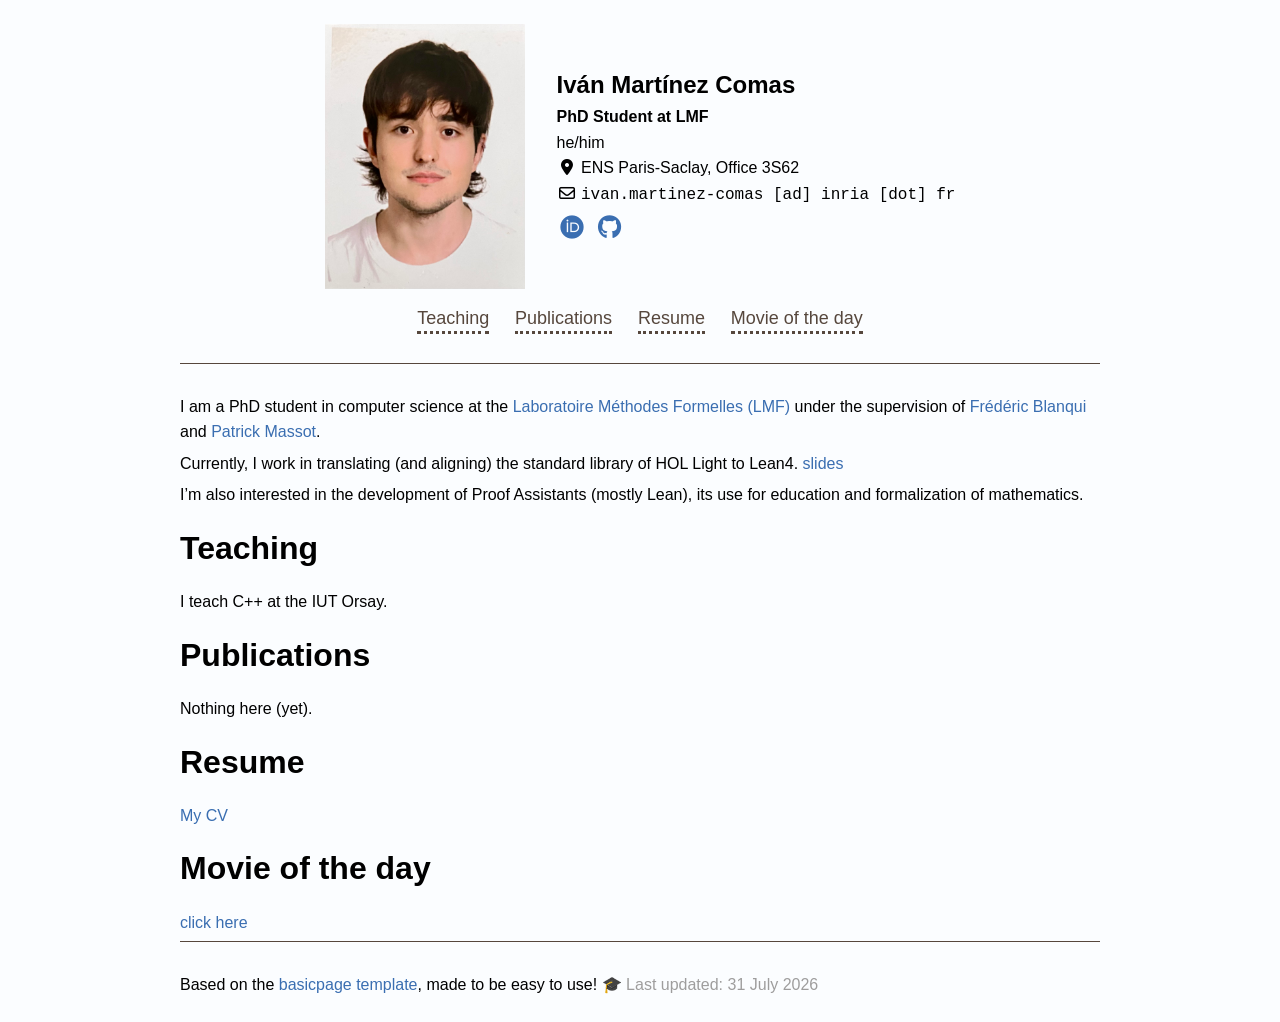
<file: website/index.html>
<!--
  This webpage is based on the template provided by https://basicpage.github.io/
  under MIT license:
  https://github.com/basicpage/basicpage.github.io?tab=MIT-1-ov-file

  Authors:
  - Yannick Forster
  - Théo Winterhalter
-->
<!DOCTYPE html>
<html prefix="og: https://ogp.me/ns#" lang="en">
<head>
  <meta name="viewport" content="width=device-width">
  <meta name="generator" content="pandoc">
  <meta property="og:type" content="website">
    <meta name="author" content="Iván Martínez Comas">
      <meta name="date" content="2026-07-31">
        <meta name="description" content="Iván Martínez Comas, PhD
Student at LMF">
  <meta property="og:description" content="Iván Martínez Comas, PhD
Student at LMF">
    <title>Iván Martínez Homepage</title>
  
  <meta property="og:title" content="Iván Martínez Homepage">

  <link rel="stylesheet" href="https://cdnjs.cloudflare.com/ajax/libs/font-awesome/6.6.0/css/all.min.css">
  <link rel="stylesheet" href="academicons/css/academicons.min.css">
    <link rel="stylesheet" href="style.css">
    
  <link rel="stylesheet" href="dark.css">
  
    <meta property="og:image" content="https://navimath.github.io/img/profile.png">
      <meta property="og:url" content="https://navimath.github.io">
        <!-- Favicon -->
  <link rel="icon" type="image/png" href="/img/favicon-96x96.png" sizes="96x96" />
  <link rel="icon" type="image/svg+xml" href="/img/favicon.svg" />
  <link rel="shortcut icon" href="/img/favicon.ico" />
  <link rel="apple-touch-icon" sizes="180x180" href="/img/apple-touch-icon.png" />
  <link rel="manifest" href="/img/site.webmanifest" />
</head>
<body>
    <header class="split">
                  <img src="img/profile.png" alt="My picture">
              <aside>
            <h1>Iván Martínez Comas</h1>
                  <h2>PhD Student at LMF</h2>
                  <p>he/him</p>
                  <p><i class="fa-solid fa-location-dot fa-fw"></i> ENS
Paris-Saclay, Office 3S62</p>
                        <p>
        
          <i class="fa-regular fa-envelope fa-fw"></i> <code>ivan.martinez-comas
[ad] inria [dot] fr</code>
        
      </p>
                  <div class="icons">
                <a href="https://orcid.org/0009-0006-3153-2888" title="ORCID">
          <i class="ai ai-orcid ai-fw icon-pad-right"></i>
        </a>
                                                <a href="https://github.com/navimath" title="Github: navimath">
          <i class="fa-brands fa-github fa-fw"></i>
        </a>
                                                      </div>
    </aside>
  </header>
    <nav>
    <ul>
    <li><a href="#teaching" id="toc-teaching">Teaching</a></li>
    <li><a href="#publications"
    id="toc-publications">Publications</a></li>
    <li><a href="#resume" id="toc-resume">Resume</a></li>
    <li><a href="#movie-of-the-day" id="toc-movie-of-the-day">Movie of
    the day</a></li>
    </ul>
  </nav>
    <main>
    
    <p>I am a PhD student in computer science at the <a
    href="https://lmf.cnrs.fr/">Laboratoire Méthodes Formelles (LMF)</a>
    under the supervision of <a
    href="https://blanqui.gitlabpages.inria.fr/">Frédéric Blanqui</a>
    and <a
    href="https://www.imo.universite-paris-saclay.fr/~patrick.massot/">Patrick
    Massot</a>.</p>
    <p>Currently, I work in translating (and aligning) the standard
    library of HOL Light to Lean4. <a
    href="files/slides.pdf">slides</a></p>
    <p>I’m also interested in the development of Proof Assistants
    (mostly Lean), its use for education and formalization of
    mathematics.</p>
    <h1 id="teaching">Teaching</h1>
    <p>I teach C++ at the IUT Orsay.</p>
    <h1 id="publications">Publications</h1>
    <p>Nothing here (yet).</p>
    <h1 id="resume">Resume</h1>
    <p><a href="files/cv.pdf">My CV</a></p>
    <h1 id="movie-of-the-day">Movie of the day</h1>
    <p><a href="movies.html">click here</a></p>

      </main>
    <footer>
    Based on the <a
    href="https://github.com/basicpage/basicpage.github.io">basicpage
    template</a>, made to be easy to use! 🎓

    <span class="lastupdate">Last updated: 31 July 2026</span>
  </footer>
  </body>
</html>
</file>
<file: website/style.css>
:root {
  --bg: #fbfdff;
  --headerbg: transparent;
  --navbg: transparent;
  --mainbg: transparent;
  --footerbg: transparent;
  --navlink: #56473d;
  --navborder: #56473d;
}

/*** GENERAL ***/

* {
  box-sizing: border-box;
}

body, div, header, footer, main, h1, h2, h3, h4, h5, h6, img, p {
  margin: 0;
  padding: 0;
}

html {
  min-height: 100%;
}

body {
  background: var(--bg);
  min-height: 100%;
  font-family: -apple-system, BlinkMacSystemFont, "Segoe UI", Roboto, "Helvetica Neue", Helvetica, Arial, sans-serif, "Apple Color Emoji", "Segoe UI Emoji", "Segoe UI Symbol";
  font-size: 12pt;
  line-height: 1.6;
  padding: 1.5rem;
  word-wrap: break-word;
}

a {
  color: #3a6eb1;
  text-decoration: none;
}

a:active, a:hover {
  color: #71acf8;
  outline: 0;
}

ul {
  padding-left: 20px;
}

/*** HEADER ***/

header {
  max-width: 920px;
  width: auto;
  margin: auto;
  display: flex;
  flex-direction: column;
  flex-wrap: wrap;
  justify-content: center;
  align-items: center;
  /* padding: 15px; */
  background: var(--headerbg);
  gap: 5px;
}

header img {
  /* flex: 1; */
  max-width: 200px;
}

header h1 {
  text-align: center;
}

header h2 {
  font-size: medium;
  text-align: center;
}

header p {
  margin: 0;
  text-align: center;
}

header div.icons {
  display: flex;
  flex-direction: row;
  flex-wrap: wrap;
  justify-content: center;
  gap: 8px;
}

header div.icons a {
  font-size: x-large;
}

header div.icons a[title] {
  position: relative;
}

header div.icons a:hover[title]::after {
  content: attr(title);
  display: inline-block;
  padding: 0.2em 0.6em;
  white-space: nowrap;
  background-color: #555;
  color: #fff;
  font-style: normal;
  font-family: sans-serif;
  font-size: 0.8em;
  position: absolute;
  top: 170%;
  left: 50%;
  transform: translate(-50%, -1em);
  z-index: 1;
}

/*** NAV ***/

nav {
  max-width: 920px;
  width: auto;
  margin: auto;
  padding: 15px;
  background: var(--navbg);
  border-bottom: 1px solid var(--navborder);
  padding-bottom: 30px;
}

nav ul {
  display: flex;
  flex-direction: row;
  flex-wrap: wrap;
  justify-content: center;
  align-items: center;
  margin: 0;
  padding: 0;
  gap: 15px;
}

nav ul li {
  list-style-type: none;
}

nav ul li a {
  font-size: large;
  color: var(--navlink);
  border-bottom: 3px dotted var(--navlink);
  padding-bottom: 0.2em;
  margin: 0.3em;
}

nav ul li a:hover {
  color: var(--navlink);
  border-bottom: 3px solid var(--navlink);
}

/*** MAIN ***/

main {
  width: auto;
  margin: auto;
  max-width: 920px;
  background: var(--mainbg);
  /* padding: 15px; */
  padding-top: 30px;
}

main p {
  margin-bottom: 6px;
}

main h1, main h2 {
  margin: 15px 0;
}

main h3, main h4, main h5, main h6 {
  margin-bottom: 6px;
}

/*** FOOTER ***/

footer {
  width: auto;
  margin: auto;
  max-width: 920px;
  background: var(--footerbg);
  /* padding: 15px; */
  padding-top: 30px;
  border-top: 1px solid var(--navborder);
}

/* KBD (keyboard) */

kbd {
  background-color: #eee;
  border-radius: 3px;
  border: 1px solid #b4b4b4;
  box-shadow:
    0 1px 1px rgba(0, 0, 0, 0.2),
    0 2px 0 0 rgba(255, 255, 255, 0.7) inset;
  color: #333;
  display: inline-block;
  font-size: 0.85em;
  font-weight: 700;
  line-height: 1;
  padding: 2px 4px;
  white-space: nowrap;
}

/* ALERTS */

div.tip {
  border-left: 4px solid rgb(48, 148, 48);
  padding-left: 10px;
}

div.tip > div.title p {
  color: rgb(48, 148, 48);
  font-weight: bold;
}

div.tip > div.title p::before {
  font-family: "Font Awesome 6 Free";
  content: '\f0eb';
  margin-right: 4px;
}

div.important {
  border-left: 4px solid rgb(115, 32, 136);
  padding-left: 10px;
}

div.important > div.title p {
  color: rgb(115, 32, 136);
  font-weight: bold;
}

div.important > div.title p::before {
  font-family: "Font Awesome 6 Free";
  content: '\f27a';
  margin-right: 4px;
}

div.warning {
  border-left: 4px solid rgb(233, 170, 46);
  padding-left: 10px;
}

div.warning > div.title p {
  color: rgb(233, 170, 46);
  font-weight: bold;
}

div.warning > div.title p::before {
  font-family: "Font Awesome 6 Free";
  content: '\f071';
  margin-right: 4px;
}

div.caution {
  border-left: 4px solid rgb(233, 46, 83);
  padding-left: 10px;
}

div.caution > div.title p {
  color: rgb(233, 46, 83);
  font-weight: bold;
}

div.caution > div.title p::before {
  font-family: "Font Awesome 6 Free";
  content: '\f06a';
  margin-right: 4px;
}

div.note {
  border-left: 4px solid rgb(46, 93, 233);
  padding-left: 10px;
}

div.note > div.title p {
  color: rgb(46, 93, 233);
  font-weight: bold;
}

div.note > div.title p::before {
  font-family: "Font Awesome 6 Free";
  content: '\f05a';
  margin-right: 4px;
}

/* CLASSES */

.round-image {
    border-radius: 50%;
    object-fit: cover;
}

section.paper {
  border-left: 4px solid rgb(102, 102, 110);
  padding-left: 10px;
  margin-bottom: 10px;
}

section.paper h3 {
  margin: 0;
}

section.paper p {
  color: rgb(136, 136, 136);
  margin: 0;
}

div.files {
  display: flex;
  justify-content: flex-start;
  flex-direction: row;
  flex-wrap: wrap;
  align-items: baseline;
  gap: 5px 0;
}

div.files a {
  border-radius: 5px;
  padding: 4px;
  margin-right: 5px;
  background: #e5e7e8;
  color: #343d44;
  font-size: small;
}

div.files a:hover {
  background: #91c3ea;
  text-decoration: none;
}

div.awards {
  display: flex;
  justify-content: flex-start;
  flex-direction: row;
  flex-wrap: wrap;
  align-items: baseline;
  gap: 5px 0;
}

div.awards span {
  border-radius: 5px;
  padding: 4px;
  margin-right: 5px;
  background: #F6ECD0;
  color: #CF9C11;
}

span.lastupdate {
  color: #9e9d9d;
}

@media screen and (min-width: 1000px) {
  header.split {
    flex-direction: row;
    gap: 2em;
  }

  header.split h1, header.split h2, header.split p {
    text-align: left;
  }

  header div.icons {
    justify-content: left;
  }
}

/* Movie recommendation */

.movie-card {
    margin-top: 3rem;
}


.movie-card table {

    border-collapse: collapse;
    width:100%;

}


.movie-poster {

    width:300px;
    vertical-align:top;

}


.movie-poster img {

    width:280px;
    border-radius:12px;

}


.movie-info {

    vertical-align:top;
    padding-left:40px;

}


.movie-info h1 {

    margin-top:0;

}


.movie-info p {

    line-height:1.6;

}


.movie-info a {

    color:#00b020;

}


@media(max-width:700px){

.movie-card table,
.movie-card tr,
.movie-card td {

    display:block;

}


.movie-info {

    padding-left:0;
    margin-top:20px;

}


.movie-poster img {

    width:100%;

}

}

.movie-rating {

    font-size:1.3rem;

}


.stars {

    color:#00c030;

    letter-spacing:3px;
    font-family: "Apple Color Emoji", "Segoe UI Emoji", "Noto Color Emoji", "EmojiOne Color", sans-serif;

}
</file>
<file: website/dark.css>
@media (prefers-color-scheme: dark) {
  body {
    background-color: #424242;
    color: #f4ebdb;
  }

  a {
    color: #91c1ff;
  }

  div.tip {
    border-left: 4px solid #45df45;
    padding-left: 10px;
  }

  div.tip > div.title p {
    color: #45df45;
  }

  div.important {
    border-left: 4px solid rgb(192, 51, 228);
  }

  div.important > div.title p {
    color: rgb(192, 51, 228);
  }

  div.warning {
    border-left: 4px solid rgb(255, 203, 99);
  }

  div.warning > div.title p {
    color: rgb(255, 203, 99);
  }

  div.caution {
    border-left: 4px solid rgb(255, 104, 134);
  }

  div.caution > div.title p {
    color: rgb(255, 104, 134);
  }

  div.note {
    border-left: 4px solid #7799ff;
  }

  div.note > div.title p {
    color: #7799ff;
  }

  pre {
    background-color: #070707;
  }

  nav ul li a {
    color: #d1beb3;
    border-bottom-color: #d1beb3;
  }

  nav ul li a:hover {
    color: #d1beb3;
    border-bottom-color: #d1beb3;
  }

  table tr {
    background-color: #414141;
  }

  table tr:nth-child(2n) {
    background-color: #4e4e4e;
  }

  section.paper p {
    color: rgb(189, 189, 189);
  }

  div.awards span {
    background: #2e2813;
    color: #cf9c10;
  }
}
</file>
<file: website/academicons/css/academicons.min.css>
@font-face {font-family: 'Academicons';font-style: normal;font-weight: 400;font-display: block;src:url('../fonts/academicons.eot');src:url('../fonts/academicons.eot') format('embedded-opentype'), url('../fonts/academicons.ttf') format('truetype'), url('../fonts/academicons.woff') format('woff'), url('../fonts/academicons.svg') format('svg');}.ai {font-family: 'Academicons';font-weight: 400;-moz-osx-font-smoothing: grayscale;-webkit-font-smoothing: antialiased;display: inline-block;font-style: normal;font-variant: normal;text-rendering: auto;line-height: 1;}.ai-academia:before {content: "\e9af";}.ai-academia-square:before {content: "\e93d";}.ai-acclaim:before {content: "\e92e";}.ai-acclaim-square:before {content: "\e93a";}.ai-acm:before {content: "\e93c";}.ai-acm-square:before {content: "\e95d";}.ai-acmdl:before {content: "\e96a";}.ai-acmdl-square:before {content: "\e9d3";}.ai-ads:before {content: "\e9cb";}.ai-ads-square:before {content: "\e94a";}.ai-africarxiv:before {content: "\e91b";}.ai-africarxiv-square:before {content: "\e90b";}.ai-archive:before {content: "\e955";}.ai-archive-square:before {content: "\e956";}.ai-arxiv:before {content: "\e974";}.ai-arxiv-square:before {content: "\e9a6";}.ai-biorxiv:before {content: "\e9a2";}.ai-biorxiv-square:before {content: "\e98b";}.ai-ceur:before {content: "\e96d";}.ai-ceur-square:before {content: "\e92f";}.ai-ciencia-vitae:before {content: "\e912";}.ai-ciencia-vitae-square:before {content: "\e913";}.ai-clarivate:before {content: "\e924";}.ai-clarivate-square:before {content: "\e925";}.ai-closed-access:before {content: "\e942";}.ai-closed-access-square:before {content: "\e943";}.ai-conversation:before {content: "\e94c";}.ai-conversation-square:before {content: "\e915";}.ai-coursera:before {content: "\e95f";}.ai-coursera-square:before {content: "\e97f";}.ai-crossref:before {content: "\e918";}.ai-crossref-square:before {content: "\e919";}.ai-cv:before {content: "\e9a5";}.ai-cv-square:before {content: "\e90a";}.ai-datacite:before {content: "\e91c";}.ai-datacite-square:before {content: "\e91d";}.ai-dataverse:before {content: "\e9f7";}.ai-dataverse-square:before {content: "\e9e4";}.ai-dblp:before {content: "\e94f";}.ai-dblp-square:before {content: "\e93f";}.ai-depsy:before {content: "\e97a";}.ai-depsy-square:before {content: "\e94b";}.ai-doi:before {content: "\e97e";}.ai-doi-square:before {content: "\e98f";}.ai-dryad:before {content: "\e97c";}.ai-dryad-square:before {content: "\e98c";}.ai-elsevier:before {content: "\e961";}.ai-elsevier-square:before {content: "\e910";}.ai-figshare:before {content: "\e981";}.ai-figshare-square:before {content: "\e9e7";}.ai-google-scholar:before {content: "\e9d4";}.ai-google-scholar-square:before {content: "\e9f9";}.ai-hal:before {content: "\e92c";}.ai-hal-square:before {content: "\e92d";}.ai-hypothesis:before {content: "\e95a";}.ai-hypothesis-square:before {content: "\e95b";}.ai-ideas-repec:before {content: "\e9ed";}.ai-ideas-repec-square:before {content: "\e9f8";}.ai-ieee:before {content: "\e929";}.ai-ieee-square:before {content: "\e9b9";}.ai-impactstory:before {content: "\e9cf";}.ai-impactstory-square:before {content: "\e9aa";}.ai-inaturalist:before {content: "\e900";}.ai-inaturalist-square:before {content: "\e901";}.ai-inpn:before {content: "\e902";}.ai-inpn-square:before {content: "\e903";}.ai-inspire:before {content: "\e9e9";}.ai-inspire-square:before {content: "\e9fe";}.ai-isidore:before {content: "\e936";}.ai-isidore-square:before {content: "\e954";}.ai-isni:before {content: "\e957";}.ai-isni-square:before {content: "\e958";}.ai-jstor:before {content: "\e938";}.ai-jstor-square:before {content: "\e944";}.ai-lattes:before {content: "\e9b3";}.ai-lattes-square:before {content: "\e99c";}.ai-mathoverflow:before {content: "\e9f6";}.ai-mathoverflow-square:before {content: "\e97b";}.ai-mendeley:before {content: "\e9f0";}.ai-mendeley-square:before {content: "\e9f3";}.ai-moodle:before {content: "\e907";}.ai-moodle-square:before {content: "\e908";}.ai-mtmt:before {content: "\e950";}.ai-mtmt-square:before {content: "\e951";}.ai-nakala:before {content: "\e940";}.ai-nakala-square:before {content: "\e941";}.ai-obp:before {content: "\e92a";}.ai-obp-square:before {content: "\e92b";}.ai-open-access:before {content: "\e939";}.ai-open-access-square:before {content: "\e9f4";}.ai-open-data:before {content: "\e966";}.ai-open-data-square:before {content: "\e967";}.ai-open-materials:before {content: "\e968";}.ai-open-materials-square:before {content: "\e969";}.ai-openedition:before {content: "\e946";}.ai-openedition-square:before {content: "\e947";}.ai-orcid:before {content: "\e9d9";}.ai-orcid-square:before {content: "\e9c3";}.ai-osf:before {content: "\e9ef";}.ai-osf-square:before {content: "\e931";}.ai-overleaf:before {content: "\e914";}.ai-overleaf-square:before {content: "\e98d";}.ai-philpapers:before {content: "\e98a";}.ai-philpapers-square:before {content: "\e96f";}.ai-piazza:before {content: "\e99a";}.ai-piazza-square:before {content: "\e90c";}.ai-preregistered:before {content: "\e906";}.ai-preregistered-square:before {content: "\e96b";}.ai-protocols:before {content: "\e952";}.ai-protocols-square:before {content: "\e953";}.ai-psyarxiv:before {content: "\e90e";}.ai-psyarxiv-square:before {content: "\e90f";}.ai-publons:before {content: "\e937";}.ai-publons-square:before {content: "\e94e";}.ai-pubmed:before {content: "\e99f";}.ai-pubmed-square:before {content: "\e97d";}.ai-pubpeer:before {content: "\e922";}.ai-pubpeer-square:before {content: "\e923";}.ai-researcherid:before {content: "\e91a";}.ai-researcherid-square:before {content: "\e95c";}.ai-researchgate:before {content: "\e95e";}.ai-researchgate-square:before {content: "\e99e";}.ai-ror:before {content: "\e948";}.ai-ror-square:before {content: "\e949";}.ai-sci-hub:before {content: "\e959";}.ai-sci-hub-square:before {content: "\e905";}.ai-scirate:before {content: "\e98e";}.ai-scirate-square:before {content: "\e99d";}.ai-scopus:before {content: "\e91e";}.ai-scopus-square:before {content: "\e91f";}.ai-semantic-scholar:before {content: "\e96e";}.ai-semantic-scholar-square:before {content: "\e96c";}.ai-springer:before {content: "\e928";}.ai-springer-square:before {content: "\e99b";}.ai-ssrn:before {content: "\e916";}.ai-ssrn-square:before {content: "\e917";}.ai-stackoverflow:before {content: "\e920";}.ai-stackoverflow-square:before {content: "\e921";}.ai-viaf:before {content: "\e933";}.ai-viaf-square:before {content: "\e934";}.ai-wiley:before {content: "\e926";}.ai-wiley-square:before {content: "\e927";}.ai-zenodo:before {content: "\e911";}.ai-zotero:before {content: "\e962";}.ai-zotero-square:before {content: "\e932";}.ai-lg {font-size: 1.33333em;line-height: 0.75em;vertical-align: -.0667em;}.ai-xs {font-size: .75em;}.ai-sm {font-size: .875em;}.ai-1x {font-size: 1em;}.ai-2x {font-size: 2em;}.ai-3x {font-size: 3em;}.ai-4x {font-size: 4em;}.ai-5x {font-size: 5em;}.ai-6x {font-size: 6em;}.ai-7x {font-size: 7em;}.ai-8x {font-size: 8em;}.ai-9x {font-size: 9em;}.ai-10x {font-size: 10em;}.ai-fw {text-align: center;width: 1.25em;}.ai-ul {list-style-type: none;margin-left: 2.5em;padding-left: 0;}.ai-ul > li {position: relative;}.ai-li {left: -2em;position: absolute;text-align: center;width: 2em;line-height: inherit;}.ai-border {border: solid 0.08em #eee;border-radius: .1em;padding: .2em .25em .15em;}.ai-pull-left {float: left;}.ai-pull-right {float: right;}.ai.ai-pull-left {margin-right: .3em;}.ai.ai-pull-right {margin-right: .3em;}.ai-stack {display: inline-block;height: 2em;line-height: 2em;position: relative;vertical-align: middle;width: 2.5em;}.ai-stack-1x, .ai-stack-2x {left: 0;position: absolute;text-align: center;width: 100%;}.ai-stack-1x {line-height: inherit;}.ai-stack-2x {font-size: 2em;}.ai-inverse {color: #fff;}
</file>
